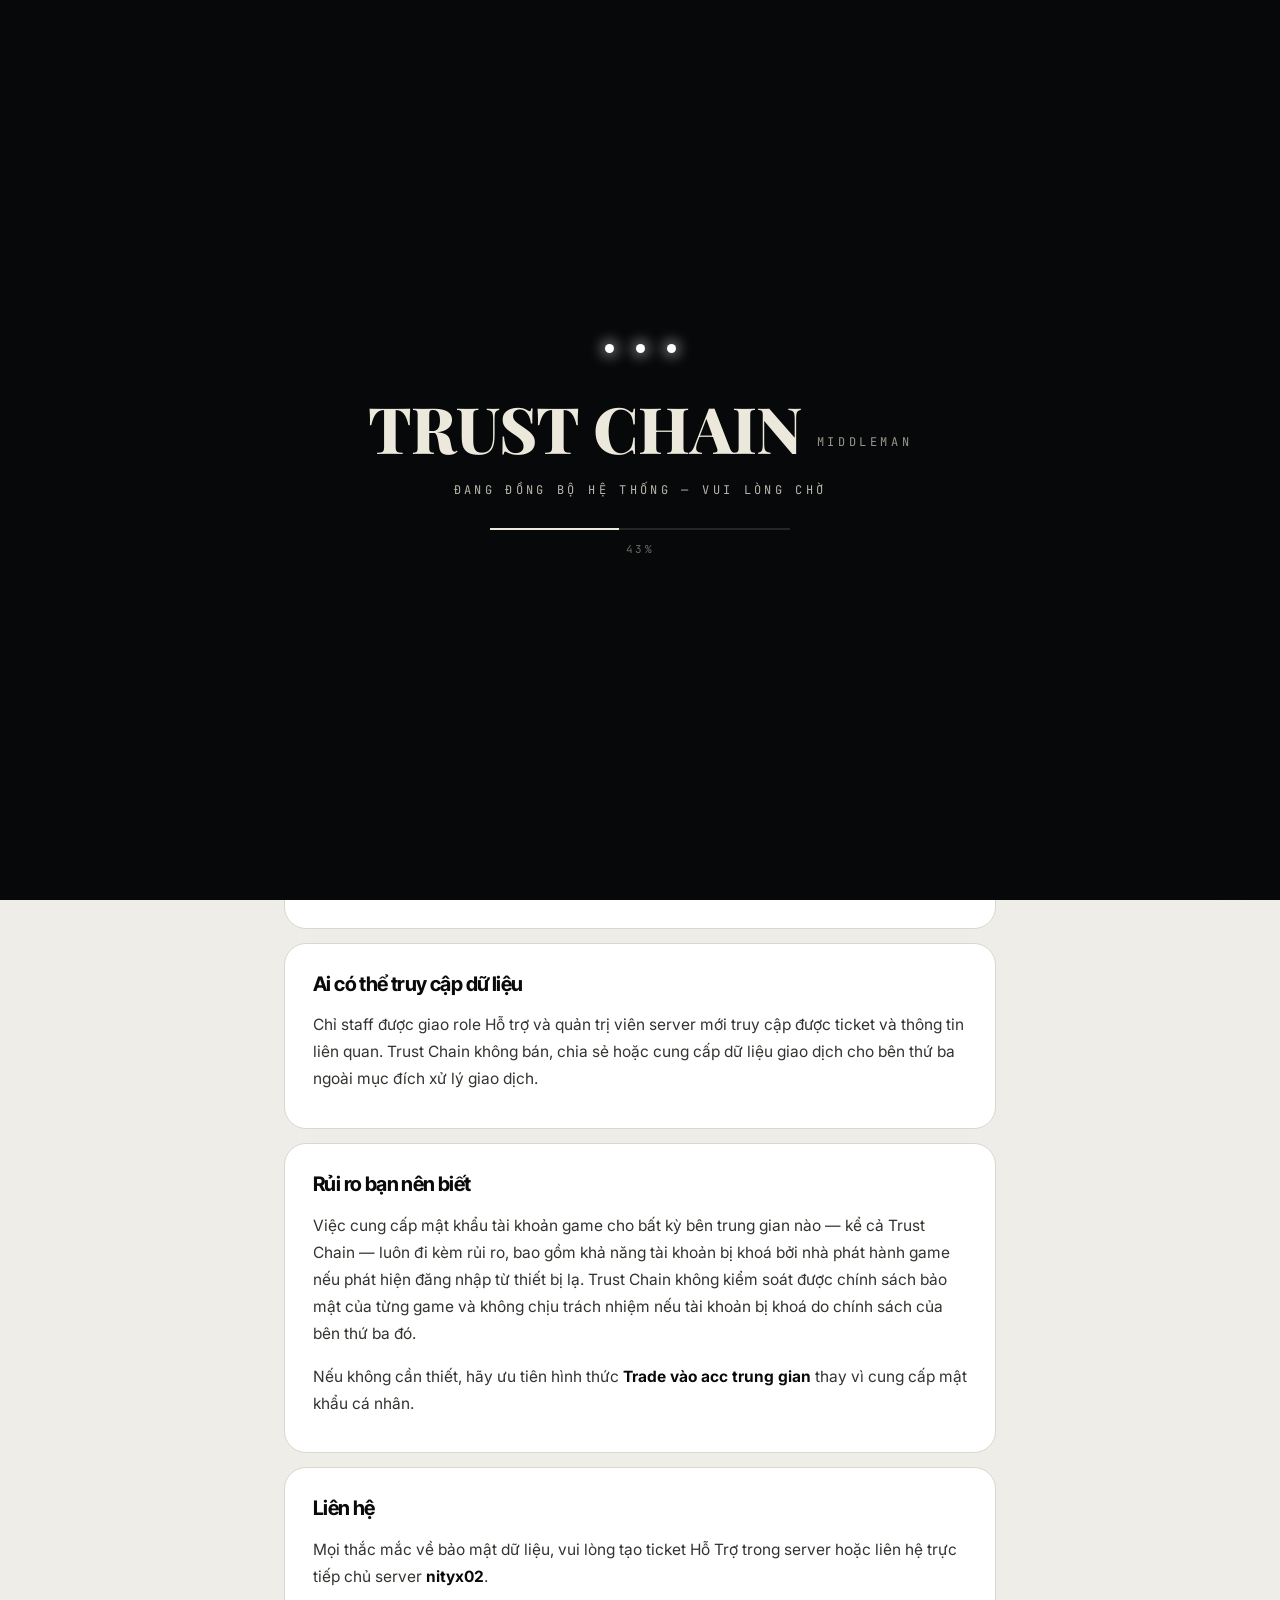
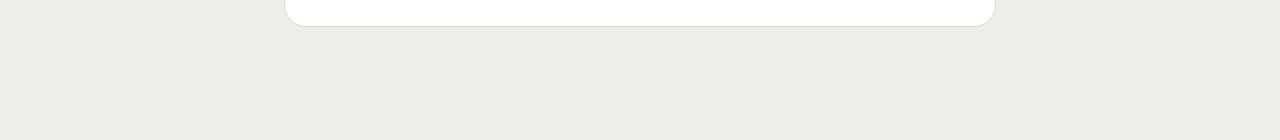
<file: privacy.html>
<!DOCTYPE html>
<html lang="vi">
<head>
<meta charset="UTF-8">
<meta name="viewport" content="width=device-width, initial-scale=1, viewport-fit=cover">
<title>Bảo mật — Trust Chain</title>
<link rel="preconnect" href="https://fonts.googleapis.com">
<link rel="preconnect" href="https://fonts.gstatic.com" crossorigin>
<link href="https://fonts.googleapis.com/css2?family=Inter+Tight:wght@500;600;700&family=Inter:wght@400;500&family=Playfair+Display:wght@800&family=JetBrains+Mono:wght@400&display=swap" rel="stylesheet">
<script>
document.documentElement.classList.add('js','lock');
if('scrollRestoration' in history) history.scrollRestoration='manual';
if(location.hash) history.replaceState(null,'',location.pathname+location.search);
addEventListener('pageshow',function(){scrollTo(0,0);});
addEventListener('load',function(){scrollTo(0,0);});
scrollTo(0,0);
</script>
<style>
:root{--bg:#EFEDE8;--paper:#fff;--ink:#0A0A0A;--muted:#6B6B66;--line:#DAD7D0;color-scheme:light;box-sizing:border-box;
  padding-top:env(safe-area-inset-top,0px);padding-bottom:env(safe-area-inset-bottom,0px);}
*{box-sizing:border-box;}
body{margin:0;background:var(--bg);color:var(--ink);font-family:'Inter',system-ui,sans-serif;}
.wrap{max-width:760px;margin:0 auto;padding:0 24px 100px;}
h1,h2{font-family:'Inter Tight',sans-serif;letter-spacing:-.03em;}
header{padding:20px 0;margin-bottom:40px;}
header .wrap{padding-bottom:0;display:flex;justify-content:space-between;align-items:center;}
.brand{font-family:'Inter Tight',sans-serif;font-weight:600;font-size:17px;}
.brand span{color:var(--ink);}
a{color:var(--ink);}
a.back{background:var(--ink);color:#fff;text-decoration:none;font-size:13px;font-weight:500;padding:9px 16px;border-radius:11px;}
h1{font-size:clamp(34px,6vw,56px);margin:8px 0 10px;line-height:1.05;}
.updated{color:var(--muted);font-size:13.5px;margin-bottom:40px;}
h2{font-size:20px;margin:0 0 14px;}
.sec{background:var(--paper);border:1px solid var(--line);border-radius:22px;padding:28px 28px 20px;margin-bottom:14px;}
p,li{color:#33332f;line-height:1.75;font-size:15.5px;}
ul{padding-left:20px;}
li{margin-bottom:8px;}
strong{color:var(--ink);}
code{background:#F4F2ED;border-radius:6px;padding:1px 6px;font-size:13.5px;}
.notice{background:var(--ink);color:#fff;border-radius:16px;padding:18px 22px;margin:0 0 14px;font-size:14.5px;line-height:1.65;}
.notice strong{color:#fff;}
@media(max-width:520px){.sec{padding:22px 20px 14px;}}
#loader{position:fixed; inset:0; z-index:200; background:#07080A; color:#EDE8DC; display:flex; flex-direction:column; align-items:center; justify-content:center; text-align:center; transition:opacity .9s ease, visibility .9s;}
#loader.done{opacity:0; visibility:hidden;}
#loader .dots{display:flex; gap:22px; margin-bottom:46px;}
#loader .dots i{width:9px; height:9px; border-radius:50%; background:#fff; box-shadow:0 0 14px 3px rgba(255,255,255,.55); animation:pulse 1.3s ease-in-out infinite;}
#loader .dots i:nth-child(2){animation-delay:.22s;} #loader .dots i:nth-child(3){animation-delay:.44s;}
@keyframes pulse{0%,100%{opacity:.25; transform:scale(.7);} 50%{opacity:1; transform:scale(1.25);}}
#loader .wm{display:flex; align-items:flex-end; gap:14px; padding:0 20px;}
#loader .wm b{font-family:'Playfair Display',Georgia,serif; font-weight:800; font-size:clamp(40px,7vw,64px); line-height:.9; letter-spacing:-.01em;}
#loader .wm small{font-family:'JetBrains Mono',ui-monospace,monospace; font-size:12px; letter-spacing:.3em; color:#9A968C; padding-bottom:6px;}
#loader .cap{font-family:'JetBrains Mono',ui-monospace,monospace; font-size:12px; letter-spacing:.28em; color:#B9B5AA; margin-top:26px; padding:0 20px;}
#loader .track{width:min(300px,70vw); height:2px; background:rgba(255,255,255,.12); margin-top:30px; overflow:hidden;}
#loader .track u{display:block; height:100%; width:0; background:#EDE8DC;}
#loader .pc{font-family:'JetBrains Mono',ui-monospace,monospace; font-size:11px; letter-spacing:.2em; color:#6E6B63; margin-top:12px;}
@media(max-width:560px){
  #loader .wm{flex-direction:column; align-items:center; gap:12px;}
  #loader .wm small{padding-bottom:0;}
  #loader .cap{font-size:10.5px; letter-spacing:.16em; line-height:1.9; margin-top:22px;}
  #loader .dots{margin-bottom:34px;}
}
html.lock{overflow:hidden;}
html:not(.js) #loader{display:none;}
</style>
</head>
<body>
<div id="loader">
  <div class="dots" aria-hidden="true"><i></i><i></i><i></i></div>
  <div class="wm"><b>TRUST CHAIN</b><small>MIDDLEMAN</small></div>
  <div class="cap">ĐANG ĐỒNG BỘ HỆ THỐNG — VUI LÒNG CHỜ</div>
  <div class="track"><u id="bar"></u></div>
  <div class="pc"><span id="count">0</span>%</div>
</div>

<header><div class="wrap">
  <div class="brand">Trust Chain</div>
  <a class="back" href="index.html">← Trang chủ</a>
</div></header>
<div class="wrap">
  <h1>Chính sách bảo mật</h1>
  <div class="updated">Owner: nityx02 · Dữ liệu được xử lý trong server Discord của Trust Chain</div>

  <div class="notice">⚠️ Thông tin tài khoản game chỉ được thu thập khi bạn <strong>chủ động chọn</strong> hình thức "Trade đưa acc". Nếu chọn "Trade vào acc trung gian", bạn không cần cung cấp mật khẩu cho bất kỳ ai.</div><div class="sec"><h2>Dữ liệu chúng tôi thu thập</h2>
  <ul>
    <li><strong>Thông tin ticket:</strong> User ID Discord, loại giao dịch, mã giao dịch, trạng thái, thời gian hoạt động.</li>
    <li><strong>Thông tin chuyển khoản:</strong> số tiền và nội dung chuyển khoản gắn với mã giao dịch, để đối chiếu thanh toán.</li>
    <li><strong>Thông tin tài khoản game</strong> (chỉ khi dùng hình thức Trade đưa acc): username/gmail, mật khẩu, mã 2FA/backup code — do bạn tự nhập qua form riêng (<code>?info</code>).</li>
  </ul>

  </div><div class="sec"><h2>Cách thông tin được bảo vệ</h2>
  <ul>
    <li>Mật khẩu và mã 2FA được <strong>mã hoá</strong> trước khi lưu trữ, không bao giờ lưu dưới dạng chữ thường (plaintext).</li>
    <li>Chỉ staff đang <strong>claim</strong> ticket đó, hoặc quản lý, mới có quyền giải mã và xem thông tin.</li>
    <li>Thông tin không được đăng công khai ngoài ticket riêng của giao dịch liên quan.</li>
    <li>Sau khi ticket đóng, kênh chat bị xoá; dữ liệu tài khoản liên quan không còn được sử dụng cho mục đích nào khác ngoài giao dịch đã hoàn tất.</li>
  </ul>

  </div><div class="sec"><h2>Ai có thể truy cập dữ liệu</h2>
  <p>Chỉ staff được giao role Hỗ trợ và quản trị viên server mới truy cập được ticket và thông tin liên quan. Trust Chain không bán, chia sẻ hoặc cung cấp dữ liệu giao dịch cho bên thứ ba ngoài mục đích xử lý giao dịch.</p>

  </div><div class="sec"><h2>Rủi ro bạn nên biết</h2>
  <p>Việc cung cấp mật khẩu tài khoản game cho bất kỳ bên trung gian nào — kể cả Trust Chain — luôn đi kèm rủi ro, bao gồm khả năng tài khoản bị khoá bởi nhà phát hành game nếu phát hiện đăng nhập từ thiết bị lạ. Trust Chain không kiểm soát được chính sách bảo mật của từng game và không chịu trách nhiệm nếu tài khoản bị khoá do chính sách của bên thứ ba đó.</p>
  <p>Nếu không cần thiết, hãy ưu tiên hình thức <strong>Trade vào acc trung gian</strong> thay vì cung cấp mật khẩu cá nhân.</p>

  </div><div class="sec"><h2>Liên hệ</h2>
  <p>Mọi thắc mắc về bảo mật dữ liệu, vui lòng tạo ticket Hỗ Trợ trong server hoặc liên hệ trực tiếp chủ server <strong>nityx02</strong>.</p>

</div>
</div>
<script>
(function(){
  var ld=document.getElementById('loader'),cnt=document.getElementById('count'),bar=document.getElementById('bar');
  function finish(){ if(ld.classList.contains('done'))return; ld.classList.add('done'); document.documentElement.classList.remove('lock'); }
  var dur=2000+Math.random()*2000,t0=null;
  function tick(now){
    if(t0===null)t0=now;
    var u=Math.min(1,(now-t0)/dur),n=Math.round(u*100);
    cnt.textContent=n; bar.style.width=n+'%';
    if(u<1) requestAnimationFrame(tick); else setTimeout(finish,400);
  }
  requestAnimationFrame(tick);
  var seen=0; setInterval(function(){ if(document.visibilityState==='visible'&&++seen>8) finish(); },1000);
})();
</script>
<script src="music.js"></script>
</body>
</html>
</file>
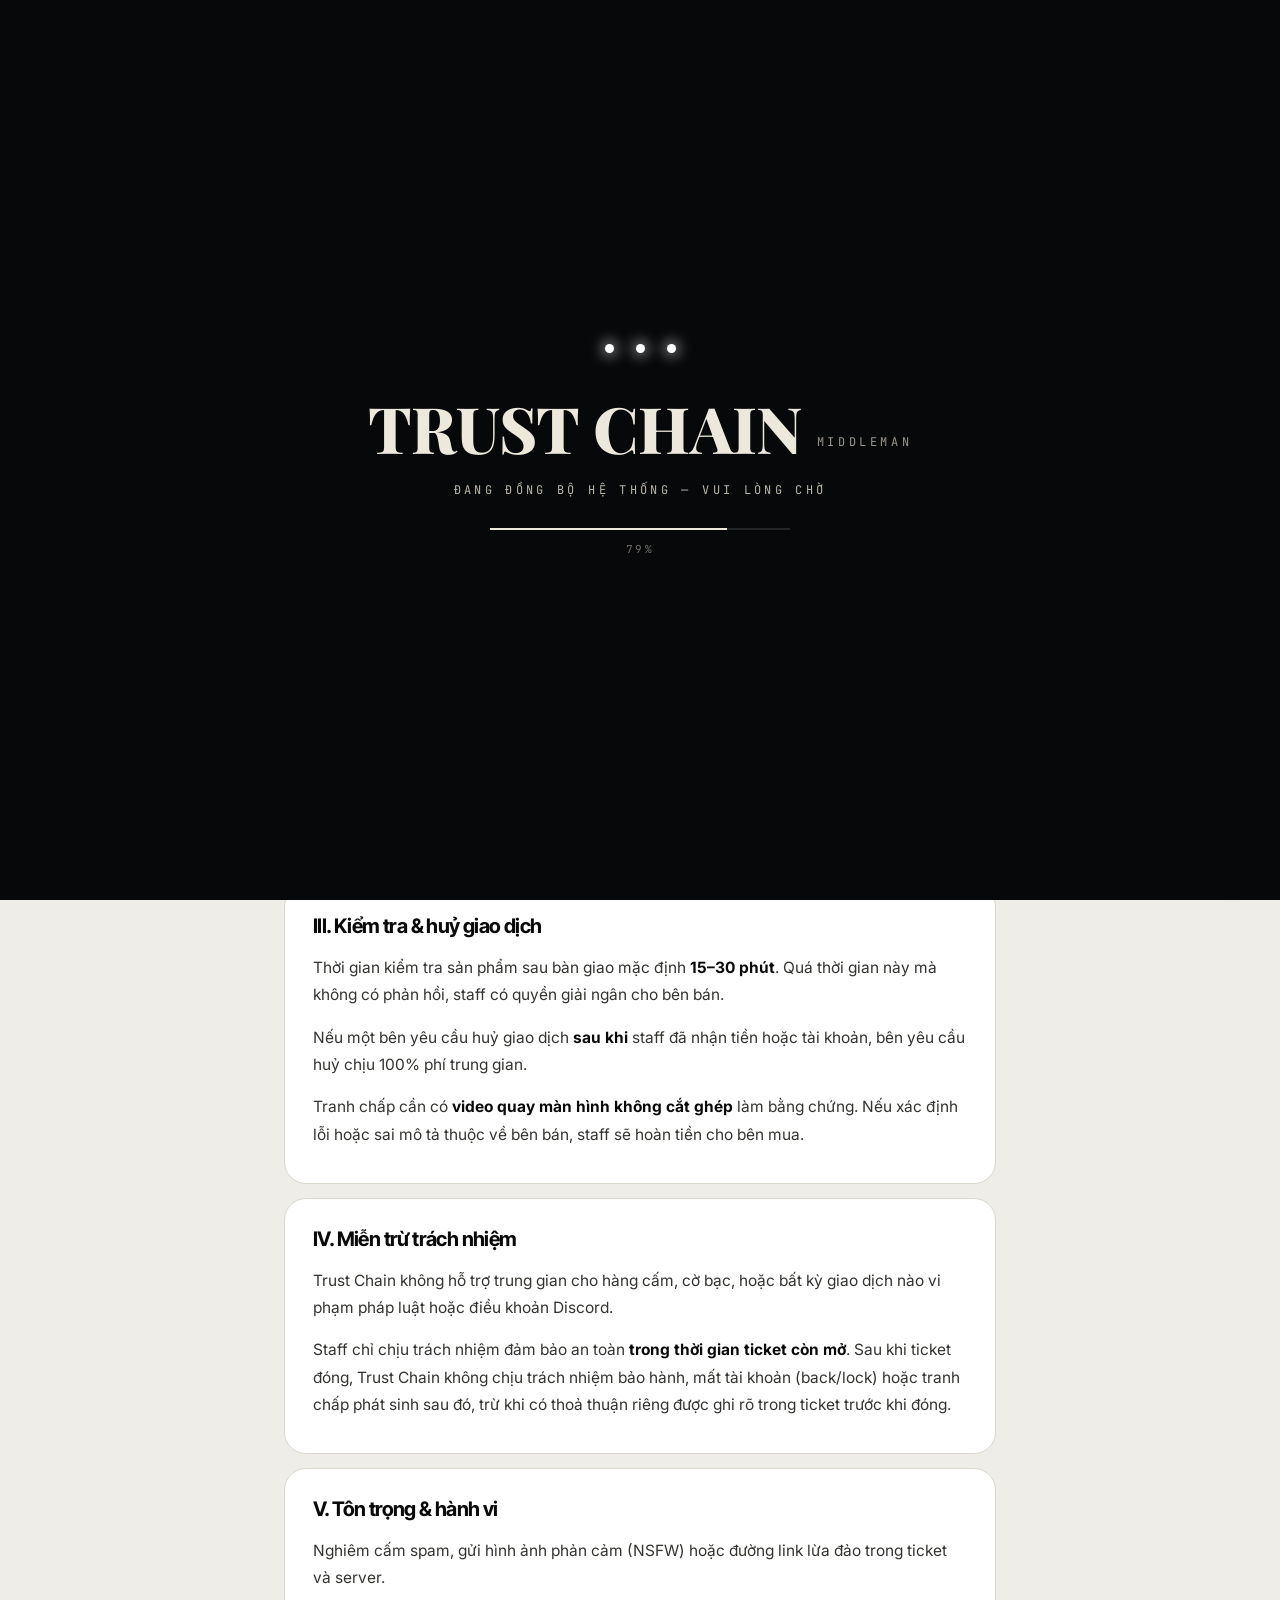
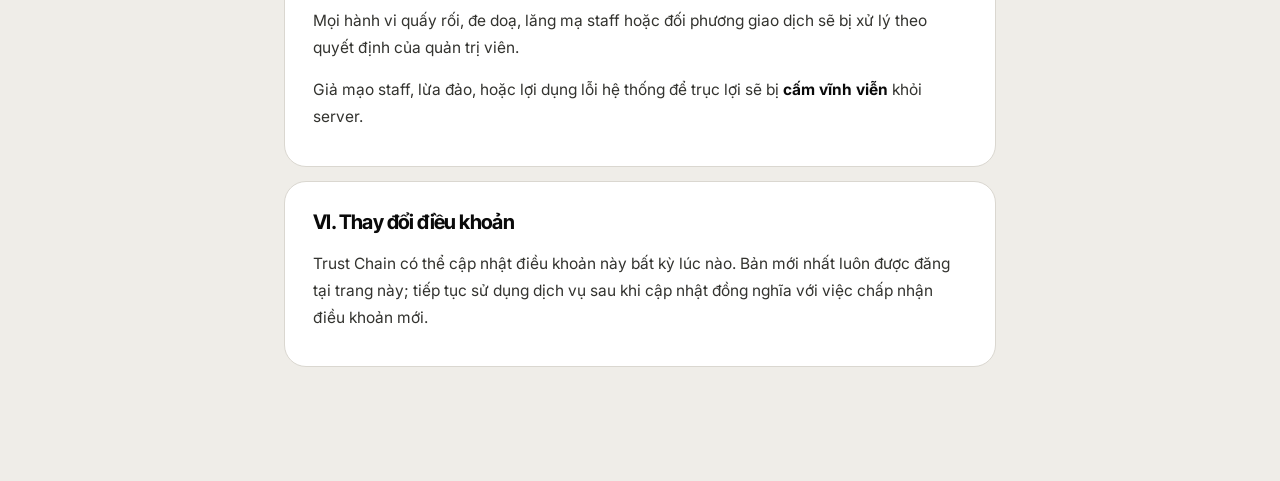
<file: terms.html>
<!DOCTYPE html>
<html lang="vi">
<head>
<meta charset="UTF-8">
<meta name="viewport" content="width=device-width, initial-scale=1, viewport-fit=cover">
<title>Điều khoản — Trust Chain</title>
<link rel="preconnect" href="https://fonts.googleapis.com">
<link rel="preconnect" href="https://fonts.gstatic.com" crossorigin>
<link href="https://fonts.googleapis.com/css2?family=Inter+Tight:wght@500;600;700&family=Inter:wght@400;500&family=Playfair+Display:wght@800&family=JetBrains+Mono:wght@400&display=swap" rel="stylesheet">
<script>
document.documentElement.classList.add('js','lock');
if('scrollRestoration' in history) history.scrollRestoration='manual';
if(location.hash) history.replaceState(null,'',location.pathname+location.search);
addEventListener('pageshow',function(){scrollTo(0,0);});
addEventListener('load',function(){scrollTo(0,0);});
scrollTo(0,0);
</script>
<style>
:root{--bg:#EFEDE8;--paper:#fff;--ink:#0A0A0A;--muted:#6B6B66;--line:#DAD7D0;color-scheme:light;box-sizing:border-box;
  padding-top:env(safe-area-inset-top,0px);padding-bottom:env(safe-area-inset-bottom,0px);}
*{box-sizing:border-box;}
body{margin:0;background:var(--bg);color:var(--ink);font-family:'Inter',system-ui,sans-serif;}
.wrap{max-width:760px;margin:0 auto;padding:0 24px 100px;}
h1,h2{font-family:'Inter Tight',sans-serif;letter-spacing:-.03em;}
header{padding:20px 0;margin-bottom:40px;}
header .wrap{padding-bottom:0;display:flex;justify-content:space-between;align-items:center;}
.brand{font-family:'Inter Tight',sans-serif;font-weight:600;font-size:17px;}
.brand span{color:var(--ink);}
a{color:var(--ink);}
a.back{background:var(--ink);color:#fff;text-decoration:none;font-size:13px;font-weight:500;padding:9px 16px;border-radius:11px;}
h1{font-size:clamp(34px,6vw,56px);margin:8px 0 10px;line-height:1.05;}
.updated{color:var(--muted);font-size:13.5px;margin-bottom:40px;}
h2{font-size:20px;margin:0 0 14px;}
.sec{background:var(--paper);border:1px solid var(--line);border-radius:22px;padding:28px 28px 20px;margin-bottom:14px;}
p,li{color:#33332f;line-height:1.75;font-size:15.5px;}
ul{padding-left:20px;}
li{margin-bottom:8px;}
strong{color:var(--ink);}
code{background:#F4F2ED;border-radius:6px;padding:1px 6px;font-size:13.5px;}
.notice{background:var(--ink);color:#fff;border-radius:16px;padding:18px 22px;margin:0 0 14px;font-size:14.5px;line-height:1.65;}
.notice strong{color:#fff;}
@media(max-width:520px){.sec{padding:22px 20px 14px;}}
#loader{position:fixed; inset:0; z-index:200; background:#07080A; color:#EDE8DC; display:flex; flex-direction:column; align-items:center; justify-content:center; text-align:center; transition:opacity .9s ease, visibility .9s;}
#loader.done{opacity:0; visibility:hidden;}
#loader .dots{display:flex; gap:22px; margin-bottom:46px;}
#loader .dots i{width:9px; height:9px; border-radius:50%; background:#fff; box-shadow:0 0 14px 3px rgba(255,255,255,.55); animation:pulse 1.3s ease-in-out infinite;}
#loader .dots i:nth-child(2){animation-delay:.22s;} #loader .dots i:nth-child(3){animation-delay:.44s;}
@keyframes pulse{0%,100%{opacity:.25; transform:scale(.7);} 50%{opacity:1; transform:scale(1.25);}}
#loader .wm{display:flex; align-items:flex-end; gap:14px; padding:0 20px;}
#loader .wm b{font-family:'Playfair Display',Georgia,serif; font-weight:800; font-size:clamp(40px,7vw,64px); line-height:.9; letter-spacing:-.01em;}
#loader .wm small{font-family:'JetBrains Mono',ui-monospace,monospace; font-size:12px; letter-spacing:.3em; color:#9A968C; padding-bottom:6px;}
#loader .cap{font-family:'JetBrains Mono',ui-monospace,monospace; font-size:12px; letter-spacing:.28em; color:#B9B5AA; margin-top:26px; padding:0 20px;}
#loader .track{width:min(300px,70vw); height:2px; background:rgba(255,255,255,.12); margin-top:30px; overflow:hidden;}
#loader .track u{display:block; height:100%; width:0; background:#EDE8DC;}
#loader .pc{font-family:'JetBrains Mono',ui-monospace,monospace; font-size:11px; letter-spacing:.2em; color:#6E6B63; margin-top:12px;}
@media(max-width:560px){
  #loader .wm{flex-direction:column; align-items:center; gap:12px;}
  #loader .wm small{padding-bottom:0;}
  #loader .cap{font-size:10.5px; letter-spacing:.16em; line-height:1.9; margin-top:22px;}
  #loader .dots{margin-bottom:34px;}
}
html.lock{overflow:hidden;}
html:not(.js) #loader{display:none;}
</style>
</head>
<body>
<div id="loader">
  <div class="dots" aria-hidden="true"><i></i><i></i><i></i></div>
  <div class="wm"><b>TRUST CHAIN</b><small>MIDDLEMAN</small></div>
  <div class="cap">ĐANG ĐỒNG BỘ HỆ THỐNG — VUI LÒNG CHỜ</div>
  <div class="track"><u id="bar"></u></div>
  <div class="pc"><span id="count">0</span>%</div>
</div>

<header><div class="wrap">
  <div class="brand">Trust Chain</div>
  <a class="back" href="index.html">← Trang chủ</a>
</div></header>
<div class="wrap">
  <h1>Điều khoản sử dụng</h1>
  <div class="updated">Áp dụng cho mọi giao dịch thực hiện qua server Discord Trust Chain · Owner: nityx02</div>

  <div class="sec"><h2>I. Quy định chung</h2>
  <p>Mọi giao dịch chỉ được thực hiện trong <strong>ticket</strong> do bot tạo ra. Giao dịch hoặc thoả thuận thực hiện ngoài ticket (nhắn riêng, nền tảng khác) <strong>không được Trust Chain bảo hộ</strong> dưới bất kỳ hình thức nào.</p>
  <p>Trước khi giao tiền hoặc tài khoản, hai bên nên xác minh đúng danh tính staff (Middleman) đang xử lý ticket: kiểm tra role, User ID và username hiển thị trong ticket.</p>
  <p>Phí trung gian là <strong>15%</strong> trên giá trị giao dịch. Hai bên tự thoả thuận ai là người chịu phí, thanh toán trước hoặc trừ trực tiếp vào số tiền giao dịch.</p>

  </div><div class="sec"><h2>II. Quy trình giao dịch</h2>
  <ul>
    <li><strong>Tạo ticket</strong> — chọn loại giao dịch (Thuê / Trade Đồ), chọn đối phương, cả hai xác nhận tham gia qua tin nhắn riêng từ bot.</li>
    <li><strong>Chốt thông tin</strong> — thống nhất sản phẩm, giá tiền, phương thức thanh toán, bên chịu phí.</li>
    <li><strong>Giữ tiền / hàng</strong> — bên mua chuyển khoản theo hướng dẫn của staff; staff xác nhận đã nhận trước khi yêu cầu bên bán giao hàng.</li>
    <li><strong>Bàn giao & hoàn tất</strong> — bên mua kiểm tra và xác nhận, staff giải ngân và đóng ticket.</li>
  </ul>

  </div><div class="sec"><h2>III. Kiểm tra & huỷ giao dịch</h2>
  <p>Thời gian kiểm tra sản phẩm sau bàn giao mặc định <strong>15–30 phút</strong>. Quá thời gian này mà không có phản hồi, staff có quyền giải ngân cho bên bán.</p>
  <p>Nếu một bên yêu cầu huỷ giao dịch <strong>sau khi</strong> staff đã nhận tiền hoặc tài khoản, bên yêu cầu huỷ chịu 100% phí trung gian.</p>
  <p>Tranh chấp cần có <strong>video quay màn hình không cắt ghép</strong> làm bằng chứng. Nếu xác định lỗi hoặc sai mô tả thuộc về bên bán, staff sẽ hoàn tiền cho bên mua.</p>

  </div><div class="sec"><h2>IV. Miễn trừ trách nhiệm</h2>
  <p>Trust Chain không hỗ trợ trung gian cho hàng cấm, cờ bạc, hoặc bất kỳ giao dịch nào vi phạm pháp luật hoặc điều khoản Discord.</p>
  <p>Staff chỉ chịu trách nhiệm đảm bảo an toàn <strong>trong thời gian ticket còn mở</strong>. Sau khi ticket đóng, Trust Chain không chịu trách nhiệm bảo hành, mất tài khoản (back/lock) hoặc tranh chấp phát sinh sau đó, trừ khi có thoả thuận riêng được ghi rõ trong ticket trước khi đóng.</p>

  </div><div class="sec"><h2>V. Tôn trọng & hành vi</h2>
  <p>Nghiêm cấm spam, gửi hình ảnh phản cảm (NSFW) hoặc đường link lừa đảo trong ticket và server.</p>
  <p>Mọi hành vi quấy rối, đe doạ, lăng mạ staff hoặc đối phương giao dịch sẽ bị xử lý theo quyết định của quản trị viên.</p>
  <p>Giả mạo staff, lừa đảo, hoặc lợi dụng lỗi hệ thống để trục lợi sẽ bị <strong>cấm vĩnh viễn</strong> khỏi server.</p>

  </div><div class="sec"><h2>VI. Thay đổi điều khoản</h2>
  <p>Trust Chain có thể cập nhật điều khoản này bất kỳ lúc nào. Bản mới nhất luôn được đăng tại trang này; tiếp tục sử dụng dịch vụ sau khi cập nhật đồng nghĩa với việc chấp nhận điều khoản mới.</p>

</div>
</div>
<script>
(function(){
  var ld=document.getElementById('loader'),cnt=document.getElementById('count'),bar=document.getElementById('bar');
  function finish(){ if(ld.classList.contains('done'))return; ld.classList.add('done'); document.documentElement.classList.remove('lock'); }
  var dur=2000+Math.random()*2000,t0=null;
  function tick(now){
    if(t0===null)t0=now;
    var u=Math.min(1,(now-t0)/dur),n=Math.round(u*100);
    cnt.textContent=n; bar.style.width=n+'%';
    if(u<1) requestAnimationFrame(tick); else setTimeout(finish,400);
  }
  requestAnimationFrame(tick);
  var seen=0; setInterval(function(){ if(document.visibilityState==='visible'&&++seen>8) finish(); },1000);
})();
</script>
<script src="music.js"></script>
</body>
</html>
</file>
